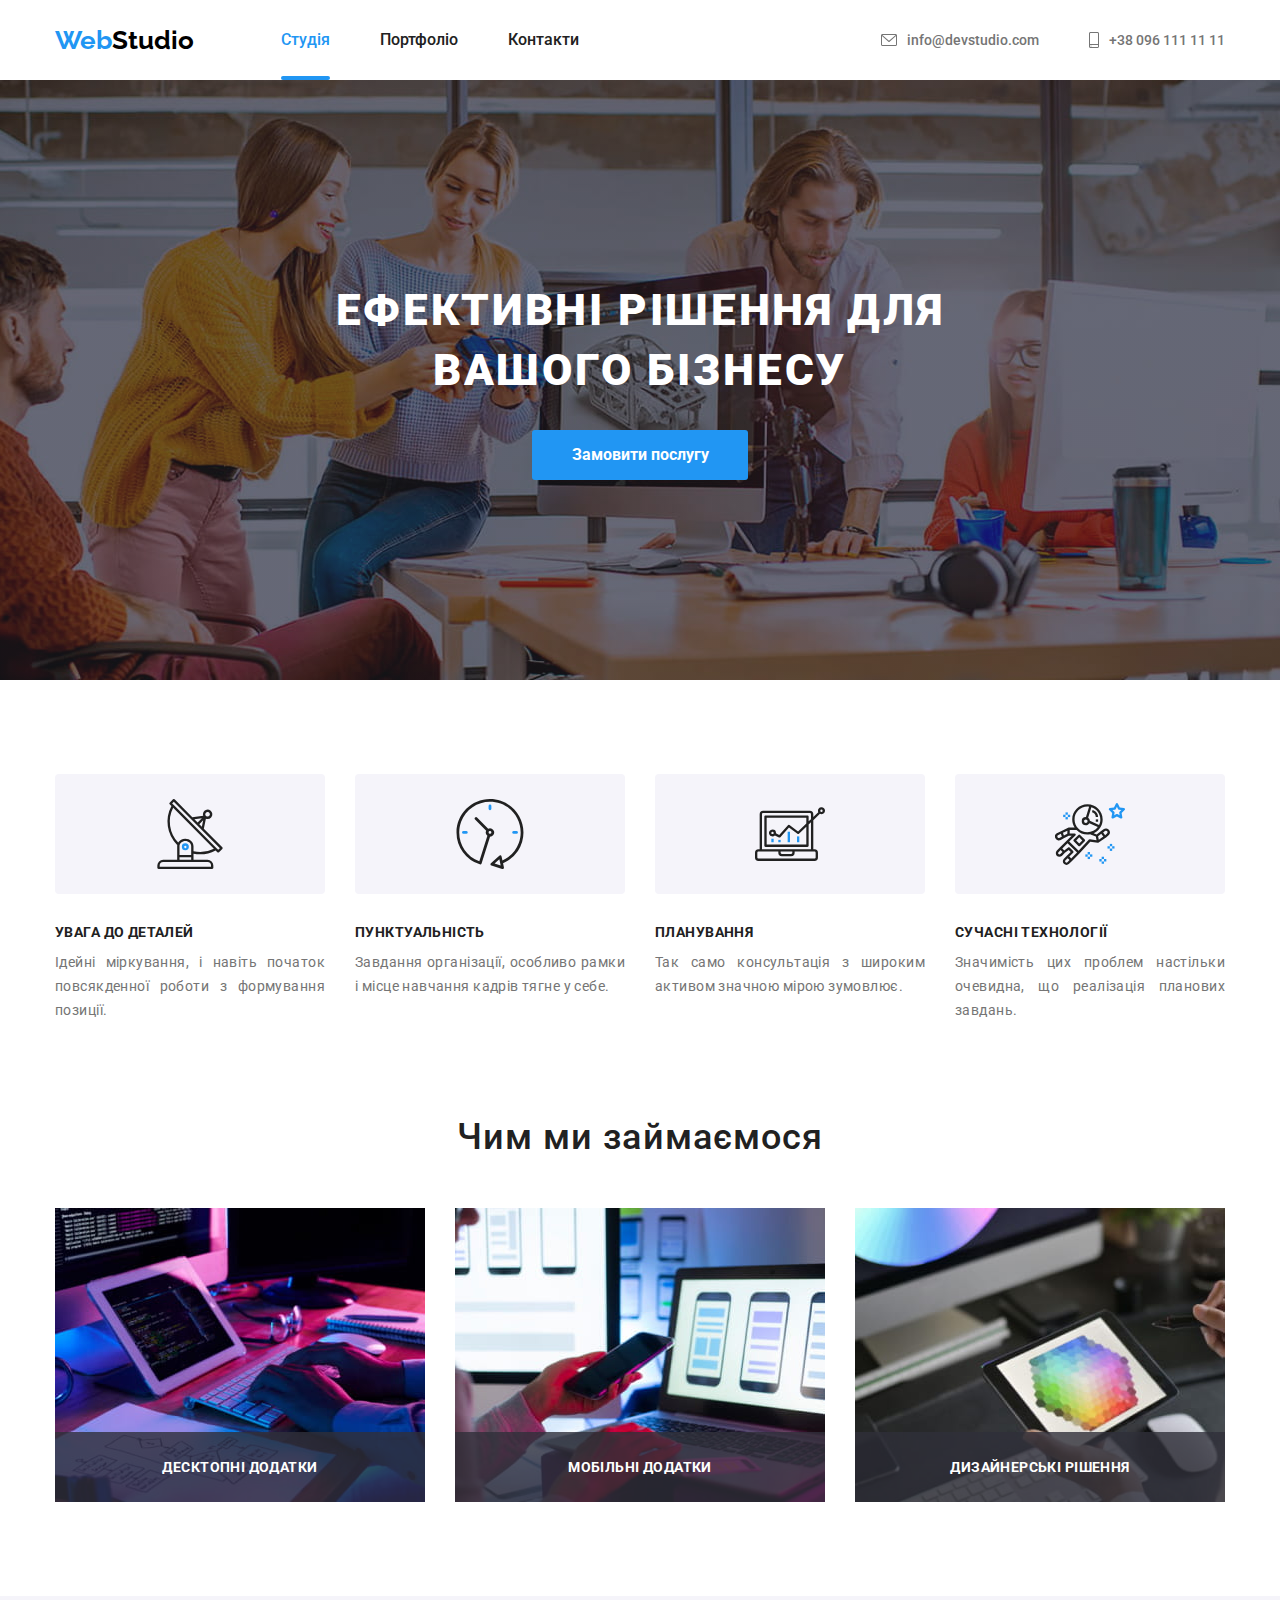
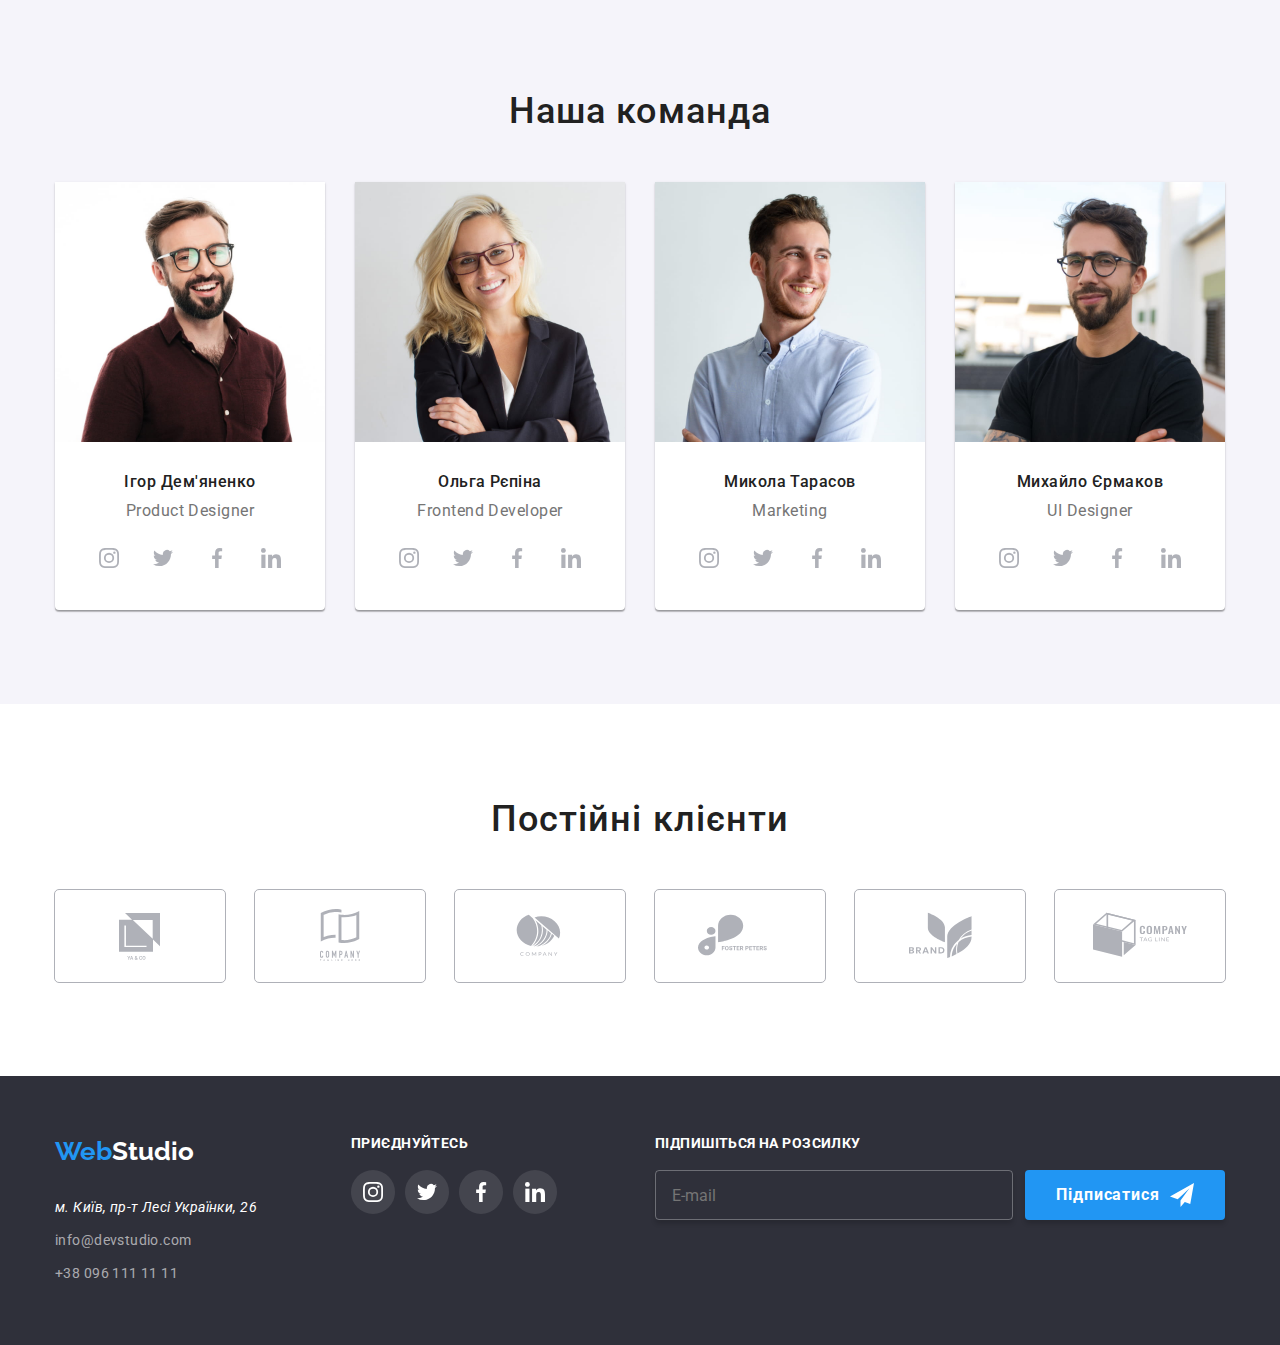
<file: index.html>
<!DOCTYPE html>
<html lang="en" class="page">
  <head>
    <meta charset="UTF-8" />
    <meta name="viewport" content="width=device-width, initial-scale=1.0" />
    <title>WebStudio</title>
    <link
      rel="shortcut icon"
      type="image/png"
      href="./images/svg/short_icon.png"
    />
    <link rel="preconnect" href="https://fonts.googleapis.com" />
    <link rel="preconnect" href="https://fonts.gstatic.com" crossorigin />
    <link
      href="https://fonts.googleapis.com/css2?family=Raleway:wght@700&family=Roboto:ital,wght@0,400;0,500;0,900;1,700&display=swap"
      rel="stylesheet"
    />
    <link rel="stylesheet" href="./css/main.min.css" />
  </head>
  <body class="page__body">
    <header class="header">
      <div class="container">
        <div class="header__content">
          <a href="https://dumanskyy.github.io/HTML_Homework-8/" class="logo">
            <span class="logo__web">Web</span>
            <span class="logo__studio">Studio</span>
          </a>
          <div class="header__nav">
            <nav class="nav">
              <ul class="nav__list">
                <li class="nav__item">
                  <a class="nav__link is-active" href="./index.html">Студія</a>
                </li>
                <li class="nav__item">
                  <a class="nav__link" href="./portfolio.html">Портфоліо</a>
                </li>
                <li class="nav__item">
                  <a class="nav__link" href="#">Контакти</a>
                </li>
              </ul>
            </nav>

            <div class="contacts">
              <a href="mailto:info@devstudio.co" class="contacts__email">
                <svg class="contacts__email-icon">
                  <use href="./images/svg/icons.svg#envelope" />
                </svg>
                info@devstudio.com</a
              >
              <a href="tel:+380961111111" class="contacts__mobile">
                <svg class="contacts__mobile-icon">
                  <use href="./images/svg/icons.svg#smartphone" />
                </svg>
                +38 096 111 11 11
              </a>
            </div>
            <div class="header__social">
              <ul class="header__social--list">
                <li class="header__social--item">
                  <a href="" class="header__social--link">Instagram</a>
                </li>
                <li class="header__social--item">
                  <a href="" class="header__social--link">Twitter</a>
                </li>
                <li class="header__social--item">
                  <a href="" class="header__social--link">Facebook</a>
                </li>
                <li class="header__social--item">
                  <a href="" class="header__social--link">LinkedIn</a>
                </li>
              </ul>
            </div>
          </div>
          <button data-open-header name="button" class="header__button">
            <svg class="header__burger-menu">
              <use
                class="header__burger-menu--burger-icon"
                href="./images/svg/icons.svg#burger"
              />
              <use
                class="header__burger-menu--cross-icon"
                href="./images/svg/icons.svg#close"
              />
            </svg>
          </button>
        </div>
      </div>
    </header>
    <main>
      <section class="hero">
        <div class="container">
          <div class="hero__content">
            <h1 class="hero__title">ЕФЕКТИВНІ РІШЕННЯ ДЛЯ ВАШОГО БІЗНЕСУ</h1>
            <button data-open-modal name="button" class="hero__button">
              Замовити послугу
            </button>
          </div>
        </div>
      </section>
      <section class="features section">
        <div class="container">
          <ul class="features__list">
            <li class="features__list-item">
              <div class="features__list-image">
                <svg class="features__item-image">
                  <use href="./images/svg/icons.svg#antenna" />
                </svg>
              </div>
              <h3 class="features__title">УВАГА ДО ДЕТАЛЕЙ</h3>
              <p class="features__text">
                Ідейні міркування, і навіть початок повсякденної роботи з
                формування позиції.
              </p>
            </li>
            <li class="features__list-item clock">
              <div class="features__list-image">
                <svg class="features__item-image">
                  <use href="./images/svg/icons.svg#clock" />
                </svg>
              </div>
              <h3 class="features__title">ПУНКТУАЛЬНІСТЬ</h3>
              <p class="features__text">
                Завдання організації, особливо рамки і місце навчання кадрів
                тягне у себе.
              </p>
            </li>
            <li class="features__list-item diagram">
              <div class="features__list-image">
                <svg class="features__item-image">
                  <use href="./images/svg/icons.svg#diagrama" />
                </svg>
              </div>
              <h3 class="features__title">ПЛАНУВАННЯ</h3>
              <p class="features__text">
                Так само консультація з широким активом значною мірою зумовлює.
              </p>
            </li>
            <li class="features__list-item astronaut">
              <div class="features__list-image">
                <svg class="features__item-image">
                  <use href="./images/svg/icons.svg#astronaut" />
                </svg>
              </div>
              <h3 class="features__title">СУЧАСНІ ТЕХНОЛОГІЇ</h3>
              <p class="features__text">
                Значимість цих проблем настільки очевидна, що реалізація
                планових завдань.
              </p>
            </li>
          </ul>
        </div>
      </section>
      <section class="services section section--no-pd-top">
        <div class="container">
          <h2 class="services__title section__title">Чим ми займаємося</h2>
          <ul class="services__list">
            <li class="services__list-item">
              <div class="services__list-container">
                <img
                  class="services__list-image"
                  src="./images/major_imges/img_1.jpg"
                  alt="написання коду"
                />
                <p class="services__list-text">Десктопні додатки</p>
              </div>
            </li>
            <li class="services__list-item">
              <div class="services__list-container">
                <img
                  class="services__list-image"
                  src="./images/major_imges/img_2.jpg"
                  alt="адаптація під екран телефону"
                />
                <p class="services__list-text">Мобільні додатки</p>
              </div>
            </li>
            <li class="services__list-item">
              <div class="services__list-container">
                <img
                  class="services__list-image"
                  src="./images/major_imges/img_3.jpg"
                  alt="палітра кольорів"
                />
                <p class="services__list-text">Дизайнерські рішення</p>
              </div>
            </li>
          </ul>
        </div>
      </section>
      <section class="team section">
        <div class="container">
          <h2 class="team__title section__title">Наша команда</h2>
          <ul class="team__list">
            <li class="team__person">
              <img
                class="team__person-photo"
                src="./images/major_imges/img_4.jpg"
                alt="Product Designer"
              />
              <div class="team__person-content">
                <h3 class="team__name">Ігор Дем'яненко</h3>
                <p class="team__role">Product Designer</p>
                <div class="social">
                  <ul class="social__list">
                    <li class="social__item">
                      <a href="#" class="social__link">
                        <svg class="social__icon">
                          <use href="./images/svg/icons.svg#instagram" />
                        </svg>
                      </a>
                    </li>
                    <li class="social__item">
                      <a href="#" class="social__link">
                        <svg class="social__icon">
                          <use href="./images/svg/icons.svg#twitter" />
                        </svg>
                      </a>
                    </li>
                    <li class="social__item">
                      <a href="#" class="social__link">
                        <svg class="social__icon">
                          <use href="./images/svg/icons.svg#facebook" />
                        </svg>
                      </a>
                    </li>
                    <li class="social__item">
                      <a href="#" class="social__link">
                        <svg class="social__icon">
                          <use href="./images/svg/icons.svg#linkedin" />
                        </svg>
                      </a>
                    </li>
                  </ul>
                </div>
              </div>
            </li>
            <li class="team__person">
              <img
                class="team__person-photo"
                src="./images/major_imges/img_5.jpg"
                alt="Frontend Developer"
              />
              <div class="team__person-content">
                <h3 class="team__name">Ольга Рєпіна</h3>
                <p class="team__role">Frontend Developer</p>
                <div class="social">
                  <ul class="social__list">
                    <li class="social__item">
                      <a href="#" class="social__link">
                        <svg class="social__icon">
                          <use href="./images/svg/icons.svg#instagram" />
                        </svg>
                      </a>
                    </li>
                    <li class="social__item">
                      <a href="#" class="social__link">
                        <svg class="social__icon">
                          <use href="./images/svg/icons.svg#twitter" />
                        </svg>
                      </a>
                    </li>
                    <li class="social__item">
                      <a href="#" class="social__link">
                        <svg class="social__icon">
                          <use href="./images/svg/icons.svg#facebook" />
                        </svg>
                      </a>
                    </li>
                    <li class="social__item">
                      <a href="#" class="social__link">
                        <svg class="social__icon">
                          <use href="./images/svg/icons.svg#linkedin" />
                        </svg>
                      </a>
                    </li>
                  </ul>
                </div>
              </div>
            </li>
            <li class="team__person">
              <img
                class="team__person-photo"
                src="./images/major_imges/img_6.jpg"
                alt="Marketing"
              />
              <div class="team__person-content">
                <h3 class="team__name">Микола Тарасов</h3>
                <p class="team__role">Marketing</p>
                <div class="social">
                  <ul class="social__list">
                    <li class="social__item">
                      <a href="#" class="social__link">
                        <svg class="social__icon">
                          <use href="./images/svg/icons.svg#instagram" />
                        </svg>
                      </a>
                    </li>
                    <li class="social__item">
                      <a href="#" class="social__link">
                        <svg class="social__icon">
                          <use href="./images/svg/icons.svg#twitter" />
                        </svg>
                      </a>
                    </li>
                    <li class="social__item">
                      <a href="#" class="social__link">
                        <svg class="social__icon">
                          <use href="./images/svg/icons.svg#facebook" />
                        </svg>
                      </a>
                    </li>
                    <li class="social__item">
                      <a href="#" class="social__link">
                        <svg class="social__icon">
                          <use href="./images/svg/icons.svg#linkedin" />
                        </svg>
                      </a>
                    </li>
                  </ul>
                </div>
              </div>
            </li>
            <li class="team__person">
              <img
                class="team__person-photo"
                src="./images/major_imges/img_7.jpg"
                alt="UI Designer"
              />
              <div class="team__person-content">
                <h3 class="team__name">Михайло Єрмаков</h3>
                <p class="team__role">UI Designer</p>
                <div class="social">
                  <ul class="social__list">
                    <li class="social__item">
                      <a href="#" class="social__link">
                        <svg class="social__icon">
                          <use href="./images/svg/icons.svg#instagram" />
                        </svg>
                      </a>
                    </li>
                    <li class="social__item">
                      <a href="#" class="social__link">
                        <svg class="social__icon">
                          <use href="./images/svg/icons.svg#twitter" />
                        </svg>
                      </a>
                    </li>
                    <li class="social__item">
                      <a href="#" class="social__link">
                        <svg class="social__icon">
                          <use href="./images/svg/icons.svg#facebook" />
                        </svg>
                      </a>
                    </li>
                    <li class="social__item">
                      <a href="#" class="social__link">
                        <svg class="social__icon">
                          <use href="./images/svg/icons.svg#linkedin" />
                        </svg>
                      </a>
                    </li>
                  </ul>
                </div>
              </div>
            </li>
          </ul>
        </div>
      </section>
      <section class="clients section">
        <div class="container">
          <h2 class="clients__title section__title">Постійні клієнти</h2>
          <ul class="clients__list">
            <li class="clients__item">
              <a class="clients__link" href="">
                <svg class="clients__icon">
                  <use href="./images/svg/icons.svg#clients__logo-first" /></svg
              ></a>
            </li>
            <li class="clients__item">
              <a class="clients__link" href="">
                <svg class="clients__icon">
                  <use
                    href="./images/svg/icons.svg#clients__logo-second"
                  /></svg
              ></a>
            </li>

            <li class="clients__item">
              <a class="clients__link" href="">
                <svg class="clients__icon">
                  <use href="./images/svg/icons.svg#clients__logo-Third" /></svg
              ></a>
            </li>

            <li class="clients__item">
              <a class="clients__link" href="">
                <svg class="clients__icon">
                  <use
                    href="./images/svg/icons.svg#clients__logo-Fourth"
                  /></svg
              ></a>
            </li>
            <li class="clients__item">
              <a class="clients__link" href="">
                <svg class="clients__icon">
                  <use href="./images/svg/icons.svg#clients-logo-fifth" /></svg
              ></a>
            </li>

            <li class="clients__item">
              <a class="clients__link" href="">
                <svg class="clients__icon">
                  <use href="./images/svg/icons.svg#clients__logo-sixth" /></svg
              ></a>
            </li>
          </ul>
        </div>
      </section>
      <div class="backdrop backdrop--hidden" data-backdrop hidden>
        <div class="modal">
          <button data-close-modal class="modal__button">
            <svg class="modal__close">
              <use href="./images/svg/icons.svg#close" />
            </svg>
          </button>
          <form class="modal__form modal-form">
            <p class="modal__text">Залиште свої дані, ми вам передзвонимо</p>
            <label for="username" class="modal-form__label"
              >Ім'я
              <input type="text" name="username" class="modal-form__input" />
              <svg class="modal-form__icon">
                <use href="./images/svg/icons.svg#modal-form__icon-name"></use>
              </svg>
            </label>
            <label class="modal-form__label"
              >Телефон
              <input type="tel" name="tel" class="modal-form__input" />
              <svg class="modal-form__icon">
                <use
                  href="./images/svg/icons.svg#modal-form__icon-mobile"
                ></use>
              </svg>
            </label>
            <label class="modal-form__label"
              >Пошта
              <input type="email" name="email" class="modal-form__input" />
              <svg class="modal-form__icon">
                <use
                  href="./images/svg/icons.svg#modal-form__icon-envelope"
                ></use>
              </svg>
            </label>
            <label class="modal-form__label">
              Коментар
              <textarea
                name="comment"
                class="modal-form__comment"
                cols="30"
                rows="10"
                placeholder="Введіть текст"
              ></textarea>
            </label>
            <label class="modal-form__criteria">
              <input
                type="checkbox"
                name="criteria"
                class="modal-form__checkbox"
              /><span class="modal-form__checkbox--icon"></span> Погоджуюся з
              розсилкою та приймаю
              <a href="#" class="modal-form__link">Умови договору</a>
            </label>
            <button type="submit" class="modal-form__button">Відправити</button>
          </form>
        </div>
      </div>
    </main>
    <footer class="footer">
      <div class="container">
        <div class="footer__content">
          <div class="footer__content--responsive">
            <div class="footer__navigation">
              <a href="#" class="logo">
                <span class="logo__web">Web</span>
                <span class="logo__studio--footer">Studio</span>
              </a>
              <div class="footer__contacts">
                <address class="address">
                  <a href="#" class="address__map"
                    >м. Київ, пр-т Лесі Українки, 26</a
                  >
                </address>
                <a href="mailto:info@devstudio.com" class="address__link">
                  info@devstudio.com
                </a>
                <a href="tel:+380961111111" class="address__link"
                  >+38 096 111 11 11</a
                >
              </div>
            </div>
            <div class="footer__socials">
              <h2 class="footer__socials-title">приєднуйтесь</h2>
              <div class="social">
                <ul class="social__list">
                  <li class="social__item">
                    <a href="#" class="social__link social__link--footer">
                      <svg class="social__icon">
                        <use href="./images/svg/icons.svg#instagram" />
                      </svg>
                    </a>
                  </li>
                  <li class="social__item">
                    <a href="#" class="social__link social__link--footer">
                      <svg class="social__icon">
                        <use href="./images/svg/icons.svg#twitter" />
                      </svg>
                    </a>
                  </li>
                  <li class="social__item">
                    <a href="#" class="social__link social__link--footer">
                      <svg class="social__icon">
                        <use href="./images/svg/icons.svg#facebook" />
                      </svg>
                    </a>
                  </li>
                  <li class="social__item">
                    <a href="#" class="social__link social__link--footer">
                      <svg class="social__icon">
                        <use href="./images/svg/icons.svg#linkedin" />
                      </svg>
                    </a>
                  </li>
                </ul>
              </div>
            </div>
          </div>
          <div class="subscribe">
            <h2 class="subscribe__title">Підпишіться на розсилку</h2>
            <form class="subscribe__form">
              <input
                type="text"
                name="E-mail"
                class="subscribe__input"
                placeholder="E-mail"
              />
              <button type="submit" class="subscribe__button">
                Підписатися
                <svg class="subscribe__button--icon">
                  <use href="./images/svg/icons.svg#telegram" />
                </svg>
              </button>
            </form>
          </div>
        </div>
      </div>
    </footer>
    <script>
      const refs = {
        openModalBtn: document.querySelector('[data-open-modal]'),
        closeModalBtn: document.querySelector('[data-close-modal]'),
        modal: document.querySelector('.modal'),
        backdrop: document.querySelector('[data-backdrop]'),

        burgerBtn: document.querySelector('.header__button'),

        headerNav: document.querySelector('.header__nav'),
        pageBody: document.querySelector('.page__body'),
      };

      refs.burgerBtn.addEventListener('click', toggleBurgerMenuOpen);

      refs.openModalBtn.addEventListener('click', toggleModal);
      refs.closeModalBtn.addEventListener('click', toggleModal);

      refs.backdrop.addEventListener('click', logBackdropClick);

      function toggleModal() {
        refs.backdrop.classList.toggle('backdrop--hidden');
        refs.modal.classList.toggle('modal--open');
      }

      function logBackdropClick() {
        console.log('Это клик в бекдроп');
      }

      function toggleBurgerMenuOpen() {
        console.log('Это клик в burger menu');
        refs.burgerBtn.classList.toggle('is-open');
        refs.headerNav.classList.toggle('is-open');
        refs.pageBody.classList.toggle('page__body--no-scroll');
      }
    </script>
  </body>
</html>
</file>
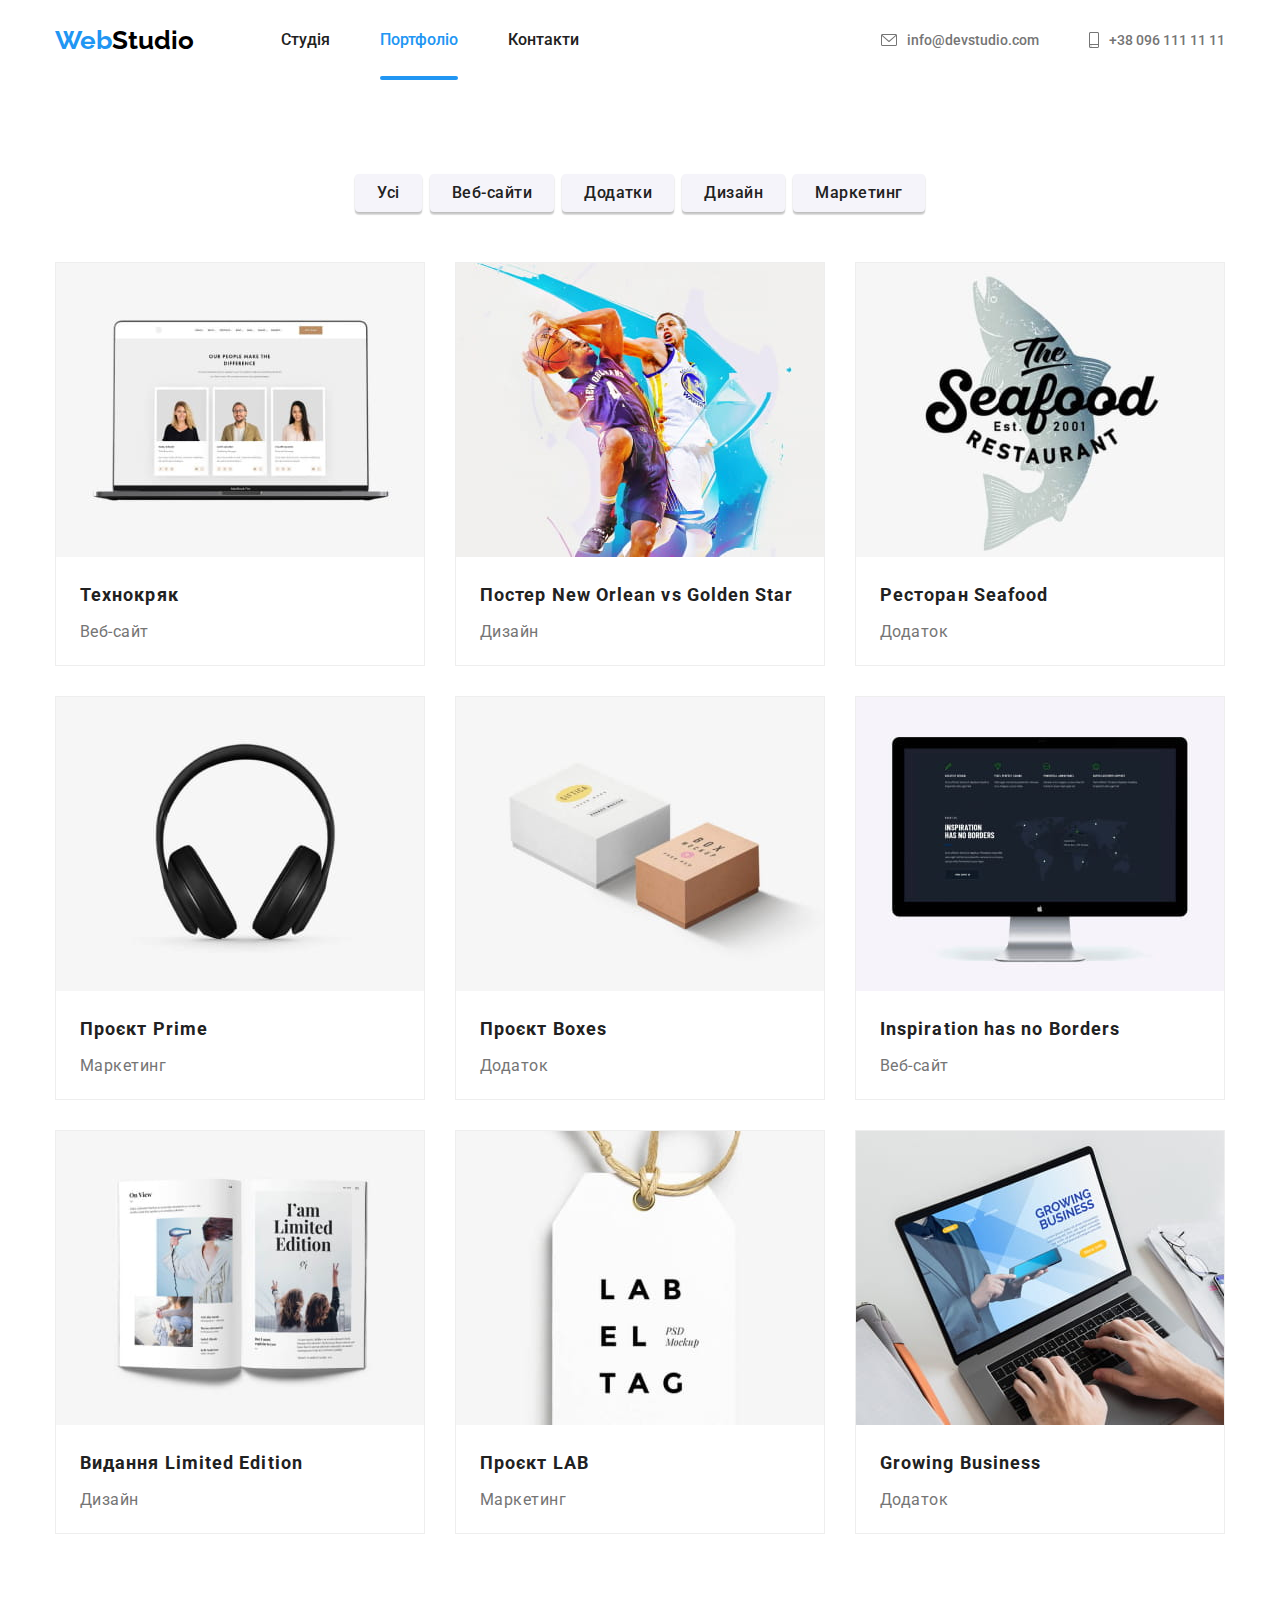
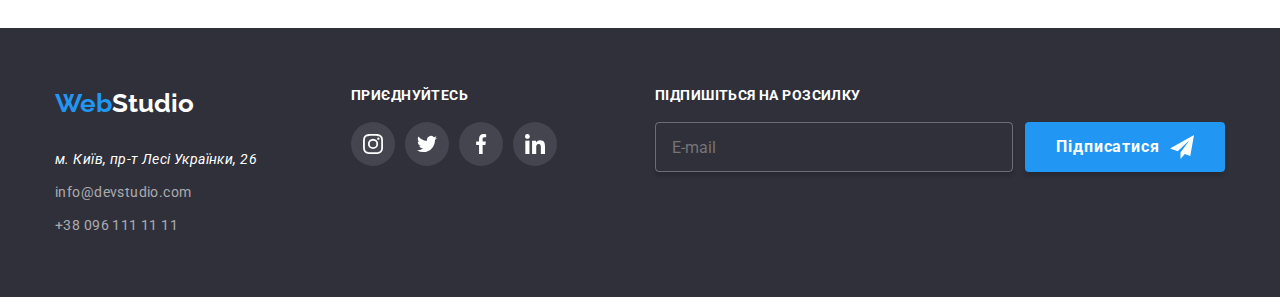
<file: portfolio.html>
<!DOCTYPE html>
<html lang="en" class="page">
  <head>
    <meta charset="UTF-8" />
    <meta name="viewport" content="width=device-width, initial-scale=1.0" />
    <title>WebStudio</title>
    <link
      rel="shortcut icon"
      type="image/png"
      href="./images/svg/short_icon.png"
    />
    <link rel="preconnect" href="https://fonts.googleapis.com" />
    <link rel="preconnect" href="https://fonts.gstatic.com" crossorigin />
    <link
      href="https://fonts.googleapis.com/css2?family=Raleway:wght@700&family=Roboto:ital,wght@0,400;0,500;0,900;1,700&display=swap"
      rel="stylesheet"
    />
    <link rel="stylesheet" href="./css/main.min.css" />
  </head>
  <body class="page__body">
    <header class="header">
      <div class="container">
        <div class="header__content">
          <a href="/" class="logo">
            <span class="logo__web">Web</span>
            <span class="logo__studio">Studio</span>
          </a>
          <div class="header__nav">
            <nav class="nav">
              <ul class="nav__list">
                <li class="nav__item">
                  <a class="nav__link" href="./index.html">Студія</a>
                </li>
                <li class="nav__item">
                  <a class="nav__link is-active" href="./portfolio.html"
                    >Портфоліо</a
                  >
                </li>
                <li class="nav__item">
                  <a class="nav__link" href="#">Контакти</a>
                </li>
              </ul>
            </nav>

            <div class="contacts">
              <a href="mailto:info@devstudio.co" class="contacts__email">
                <svg class="contacts__email-icon">
                  <use href="./images/svg/icons.svg#envelope" />
                </svg>
                info@devstudio.com</a
              >
              <a href="tel:+380961111111" class="contacts__mobile">
                <svg class="contacts__mobile-icon">
                  <use href="./images/svg/icons.svg#smartphone" />
                </svg>
                +38 096 111 11 11
              </a>
            </div>
            <div class="header__social">
              <ul class="header__social--list">
                <li class="header__social--item">
                  <a href="" class="header__social--link">Instagram</a>
                </li>
                <li class="header__social--item">
                  <a href="" class="header__social--link">Twitter</a>
                </li>
                <li class="header__social--item">
                  <a href="" class="header__social--link">Facebook</a>
                </li>
                <li class="header__social--item">
                  <a href="" class="header__social--link">LinkedIn</a>
                </li>
              </ul>
            </div>
          </div>
          <button data-open-header name="button" class="header__button">
            <svg class="header__burger-menu">
              <use
                class="header__burger-menu--burger-icon"
                href="./images/svg/icons.svg#burger"
              />
              <use
                class="header__burger-menu--cross-icon"
                href="./images/svg/icons.svg#close"
              />
            </svg>
          </button>
        </div>
      </div>
    </header>
    <main>
      <section class="section filters">
        <div class="container">
          <div class="filters__categories">
            <button name="button" class="filters__categories--button">
              Усі
            </button>
            <button name="button" class="filters__categories--button">
              Веб-сайти
            </button>
            <button name="button" class="filters__categories--button">
              Додатки
            </button>
            <button name="button" class="filters__categories--button">
              Дизайн
            </button>
            <button name="button" class="filters__categories--button">
              Маркетинг
            </button>
          </div>
        </div>

        <div class="container">
          <div class="project">
            <ul class="project__list">
              <li class="project__list-item">
                <div class="project__container">
                  <img
                    class="project__container--image"
                    src="./images/portfolio_imges/img1.jpg"
                    alt="content"
                  />
                  <p class="project__container--text">
                    Ресурс пропонує комплексні пропозиції з різним рівнем
                    функціоналу та сервісів. Все це дозволить відвідувачу
                    отримати вичерпні відомості про компанію чи приватну особу.
                  </p>
                </div>
                <div class="project__container--content">
                  <h3 class="project__container--title">Технокряк</h3>
                  <p class="project__container--category">Веб-сайт</p>
                </div>
              </li>
              <li class="project__list-item">
                <div class="project__container">
                  <img
                    class="project__container--image"
                    src="./images/portfolio_imges/img2.jpg"
                    alt="content"
                  />
                  <p class="project__container--text">
                    Ресурс пропонує комплексні пропозиції з різним рівнем
                    функціоналу та сервісів. Все це дозволить відвідувачу
                    отримати вичерпні відомості про компанію чи приватну особу.
                  </p>
                </div>
                <div class="project__container--content">
                  <h3 class="project__container--title">
                    Постер New Orlean vs Golden Star
                  </h3>
                  <p class="project__container--category">Дизайн</p>
                </div>
              </li>
              <li class="project__list-item">
                <div class="project__container">
                  <img
                    class="project__container--image"
                    src="./images/portfolio_imges/img3.jpg"
                    alt="content"
                  />
                  <p class="project__container--text">
                    Ресурс пропонує комплексні пропозиції з різним рівнем
                    функціоналу та сервісів. Все це дозволить відвідувачу
                    отримати вичерпні відомості про компанію чи приватну особу.
                  </p>
                </div>
                <div class="project__container--content">
                  <h3 class="project__container--title">Ресторан Seafood</h3>
                  <p class="project__container--category">Додаток</p>
                </div>
              </li>
              <li class="project__list-item">
                <div class="project__container">
                  <img
                    class="project__container--image"
                    src="./images/portfolio_imges/img4.jpg"
                    alt="content"
                  />
                  <p class="project__container--text">
                    Ресурс пропонує комплексні пропозиції з різним рівнем
                    функціоналу та сервісів. Все це дозволить відвідувачу
                    отримати вичерпні відомості про компанію чи приватну особу.
                  </p>
                </div>
                <div class="project__container--content">
                  <h3 class="project__container--title">Проєкт Prime</h3>
                  <p class="project__container--category">Маркетинг</p>
                </div>
              </li>
              <li class="project__list-item">
                <div class="project__container">
                  <img
                    class="project__container--image"
                    src="./images/portfolio_imges/img5.jpg"
                    alt="content"
                  />
                  <p class="project__container--text">
                    Ресурс пропонує комплексні пропозиції з різним рівнем
                    функціоналу та сервісів. Все це дозволить відвідувачу
                    отримати вичерпні відомості про компанію чи приватну особу.
                  </p>
                </div>
                <div class="project__container--content">
                  <h3 class="project__container--title">Проєкт Boxes</h3>
                  <p class="project__container--category">Додаток</p>
                </div>
              </li>
              <li class="project__list-item">
                <div class="project__container">
                  <img
                    class="project__container--image"
                    src="./images/portfolio_imges/img6.jpg"
                    alt="content"
                  />
                  <p class="project__container--text">
                    Ресурс пропонує комплексні пропозиції з різним рівнем
                    функціоналу та сервісів. Все це дозволить відвідувачу
                    отримати вичерпні відомості про компанію чи приватну особу.
                  </p>
                </div>
                <div class="project__container--content">
                  <h3 class="project__container--title">
                    Inspiration has no Borders
                  </h3>
                  <p class="project__container--category">Веб-сайт</p>
                </div>
              </li>
              <li class="project__list-item">
                <div class="project__container">
                  <img
                    class="project__container--image"
                    src="./images/portfolio_imges/img7.jpg"
                    alt="content"
                  />
                  <p class="project__container--text">
                    Ресурс пропонує комплексні пропозиції з різним рівнем
                    функціоналу та сервісів. Все це дозволить відвідувачу
                    отримати вичерпні відомості про компанію чи приватну особу.
                  </p>
                </div>
                <div class="project__container--content">
                  <h3 class="project__container--title">
                    Видання Limited Edition
                  </h3>
                  <p class="project__container--category">Дизайн</p>
                </div>
              </li>
              <li class="project__list-item">
                <div class="project__container">
                  <img
                    class="project__container--image"
                    src="./images/portfolio_imges/img8.jpg"
                    alt="content"
                  />
                  <p class="project__container--text">
                    Ресурс пропонує комплексні пропозиції з різним рівнем
                    функціоналу та сервісів. Все це дозволить відвідувачу
                    отримати вичерпні відомості про компанію чи приватну особу.
                  </p>
                </div>
                <div class="project__container--content">
                  <h3 class="project__container--title">Проєкт LAB</h3>
                  <p class="project__container--category">Маркетинг</p>
                </div>
              </li>
              <li class="project__list-item">
                <div class="project__container">
                  <img
                    class="project__container--image"
                    src="./images/portfolio_imges/img9.jpg"
                    alt="content"
                  />
                  <p class="project__container--text">
                    Ресурс пропонує комплексні пропозиції з різним рівнем
                    функціоналу та сервісів. Все це дозволить відвідувачу
                    отримати вичерпні відомості про компанію чи приватну особу.
                  </p>
                </div>
                <div class="project__container--content">
                  <h3 class="project__container--title">Growing Business</h3>
                  <p class="project__container--category">Додаток</p>
                </div>
              </li>
            </ul>
          </div>
        </div>
      </section>
    </main>
    <footer class="footer">
      <div class="container">
        <div class="footer__content">
          <div class="footer__content--responsive">
            <div class="footer__navigation">
              <a href="#" class="logo">
                <span class="logo__web">Web</span>
                <span class="logo__studio--footer">Studio</span>
              </a>
              <div class="footer__contacts">
                <address class="address">
                  <a href="#" class="address__map"
                    >м. Київ, пр-т Лесі Українки, 26</a
                  >
                </address>
                <a href="mailto:info@devstudio.com" class="address__link">
                  info@devstudio.com
                </a>
                <a href="tel:+380961111111" class="address__link"
                  >+38 096 111 11 11</a
                >
              </div>
            </div>
            <div class="footer__socials">
              <h2 class="footer__socials-title">приєднуйтесь</h2>
              <div class="social">
                <ul class="social__list">
                  <li class="social__item">
                    <a href="#" class="social__link social__link--footer">
                      <svg class="social__icon">
                        <use href="./images/svg/icons.svg#instagram" />
                      </svg>
                    </a>
                  </li>
                  <li class="social__item">
                    <a href="#" class="social__link social__link--footer">
                      <svg class="social__icon">
                        <use href="./images/svg/icons.svg#twitter" />
                      </svg>
                    </a>
                  </li>
                  <li class="social__item">
                    <a href="#" class="social__link social__link--footer">
                      <svg class="social__icon">
                        <use href="./images/svg/icons.svg#facebook" />
                      </svg>
                    </a>
                  </li>
                  <li class="social__item">
                    <a href="#" class="social__link social__link--footer">
                      <svg class="social__icon">
                        <use href="./images/svg/icons.svg#linkedin" />
                      </svg>
                    </a>
                  </li>
                </ul>
              </div>
            </div>
          </div>
          <div class="subscribe">
            <h2 class="subscribe__title">Підпишіться на розсилку</h2>
            <form class="subscribe__form">
              <input
                type="text"
                name="E-mail"
                class="subscribe__input"
                placeholder="E-mail"
              />
              <button type="submit" class="subscribe__button">
                Підписатися
                <svg class="subscribe__button--icon">
                  <use href="./images/svg/icons.svg#telegram" />
                </svg>
              </button>
            </form>
          </div>
        </div>
      </div>
    </footer>
    <script>
      const refs = {
        openModalBtn: document.querySelector('[data-open-modal]'),
        closeModalBtn: document.querySelector('[data-close-modal]'),
        modal: document.querySelector('.modal'),
        backdrop: document.querySelector('[data-backdrop]'),

        burgerBtn: document.querySelector('.header__button'),

        headerNav: document.querySelector('.header__nav'),
        pageBody: document.querySelector('.page__body'),
      };

      refs.burgerBtn.addEventListener('click', toggleBurgerMenuOpen);

      refs.openModalBtn.addEventListener('click', toggleModal);
      refs.closeModalBtn.addEventListener('click', toggleModal);

      refs.backdrop.addEventListener('click', logBackdropClick);

      function toggleModal() {
        refs.backdrop.classList.toggle('backdrop--hidden');
        refs.modal.classList.toggle('modal--open');
      }

      function logBackdropClick() {
        console.log('Это клик в бекдроп');
      }

      function toggleBurgerMenuOpen() {
        console.log('Это клик в burger menu');
        refs.burgerBtn.classList.toggle('is-open');
        refs.headerNav.classList.toggle('is-open');
        refs.pageBody.classList.toggle('page__body--no-scroll');
      }
    </script>
  </body>
</html>
</file>
<file: css/main.min.css>
html,body,div,span,applet,object,iframe,h1,h2,h3,h4,h5,h6,p,blockquote,pre,a,abbr,acronym,address,big,cite,code,del,dfn,em,img,ins,kbd,q,s,samp,small,strike,strong,sub,sup,tt,var,b,u,i,center,dl,dt,dd,ol,ul,li,fieldset,form,label,legend,table,caption,tbody,tfoot,thead,tr,th,td,article,aside,canvas,details,embed,figure,figcaption,footer,header,hgroup,menu,nav,output,ruby,section,summary,time,mark,audio,video{margin:0;padding:0;border:0;font-size:100%;vertical-align:baseline}article,aside,details,figcaption,figure,footer,header,hgroup,menu,nav,section{display:block}html{height:100%}body{line-height:1}ol,ul{list-style:none}blockquote,q{quotes:none}blockquote:before,blockquote:after,q:before,q:after{content:"";content:none}table{border-collapse:collapse;border-spacing:0}/*! normalize.css v8.0.1 | MIT License | github.com/necolas/normalize.css */html{line-height:1.15;-webkit-text-size-adjust:100%}body{margin:0}main{display:block}h1{font-size:2em;margin:.67em 0}hr{-webkit-box-sizing:content-box;box-sizing:content-box;height:0;overflow:visible}pre{font-family:monospace,monospace;font-size:1em}a{background-color:rgba(0,0,0,0)}abbr[title]{border-bottom:none;text-decoration:underline;-webkit-text-decoration:underline dotted;text-decoration:underline dotted}b,strong{font-weight:bolder}code,kbd,samp{font-family:monospace,monospace;font-size:1em}small{font-size:80%}sub,sup{font-size:75%;line-height:0;position:relative;vertical-align:baseline}sub{bottom:-0.25em}sup{top:-0.5em}img{border-style:none}button,input,optgroup,select,textarea{font-family:inherit;font-size:100%;line-height:1.15;margin:0}button,input{overflow:visible}button,select{text-transform:none}button,[type=button],[type=reset],[type=submit]{-webkit-appearance:button;-moz-appearance:button;appearance:button}button::-moz-focus-inner,[type=button]::-moz-focus-inner,[type=reset]::-moz-focus-inner,[type=submit]::-moz-focus-inner{border-style:none;padding:0}button:-moz-focusring,[type=button]:-moz-focusring,[type=reset]:-moz-focusring,[type=submit]:-moz-focusring{outline:1px dotted ButtonText}fieldset{padding:.35em .75em .625em}legend{-webkit-box-sizing:border-box;box-sizing:border-box;color:inherit;display:table;max-width:100%;padding:0;white-space:normal}progress{vertical-align:baseline}textarea{overflow:auto}[type=checkbox],[type=radio]{-webkit-box-sizing:border-box;box-sizing:border-box;padding:0}[type=number]::-webkit-inner-spin-button,[type=number]::-webkit-outer-spin-button{height:auto}[type=search]{-webkit-appearance:textfield;-moz-appearance:textfield;appearance:textfield;outline-offset:-2px}[type=search]::-webkit-search-decoration{-webkit-appearance:none}::-webkit-file-upload-button{-webkit-appearance:button;font:inherit}details{display:block}summary{display:list-item}template{display:none}[hidden]{display:none}.page{font-family:"Roboto","sans-serif"}.page__body{margin:0}.page__body--no-scroll{overflow:hidden}.section{padding:94px 0 94px}@media screen and (min-width: 768px)and (max-width: 1199px){.section{padding:60px 0 60px}}@media screen and (min-width: 320px)and (max-width: 767px){.section{max-width:480px;width:100%;margin:0 auto}}.section--pd-top-0{padding-top:0}.section__title{color:#212121;font-weight:500;line-height:normal;font-size:36px;letter-spacing:1.08px;text-align:center;font-style:normal}@media screen and (min-width: 768px)and (max-width: 1199px){.section__title{color:#212121;font-weight:500;line-height:normal;font-size:28px;letter-spacing:.84px;text-align:center}}.container{margin:0 auto;width:1170px}@media screen and (min-width: 768px)and (max-width: 1199px){.container{margin:0 auto;width:738px}}@media screen and (min-width: 320px)and (max-width: 767px){.container{margin:0 auto;max-width:480px;width:100%}}.header__content{display:-webkit-box;display:-ms-flexbox;display:flex;-webkit-box-pack:justify;-ms-flex-pack:justify;justify-content:space-between;height:80px;border:0 solid #ececec}@media screen and (min-width: 320px)and (max-width: 767px){.header__content.is-open{position:fixed;width:100vw;margin:0 auto;opacity:1;background-color:#fff}}.header__nav{display:-webkit-box;display:-ms-flexbox;display:flex;gap:302px}@media screen and (min-width: 768px)and (max-width: 1199px){.header__nav{gap:90px}}@media screen and (min-width: 320px)and (max-width: 767px){.header__nav{display:none}.header__nav.is-open{gap:0;position:fixed;-ms-flex-pack:distribute;justify-content:space-around;padding:0 0 48px 40px;-webkit-box-orient:vertical;-webkit-box-direction:normal;-ms-flex-direction:column;flex-direction:column;z-index:1;height:100vh;width:100%;display:-webkit-box;display:-ms-flexbox;display:flex;background-color:#fff}}.header__button{display:none;position:relative;z-index:99}@media screen and (min-width: 320px)and (max-width: 767px){.header__button{-ms-flex-item-align:center;align-self:center;display:block;margin:0;padding:10px;width:40px;height:40px;border:none;background-color:#fff}.header__button.is-open .header__burger-menu--cross-icon{opacity:1;pointer-events:all}.header__button.is-open .header__burger-menu--burger-icon{display:none;pointer-events:none;opacity:0}}.header__burger-menu{height:100%;width:100%}.header__burger-menu--burger-icon{-webkit-transition:all .3s ease;transition:all .3s ease}.header__burger-menu--cross-icon{opacity:0;pointer-events:none;-webkit-transition:all .3s ease;transition:all .3s ease}.header__social{display:none}@media screen and (min-width: 320px)and (max-width: 767px){.header__social{display:block}}.header__social--list{display:-webkit-box;display:-ms-flexbox;display:flex;-webkit-box-orient:horizontal;-webkit-box-direction:normal;-ms-flex-direction:row;flex-direction:row;padding:0}.header__social--item{padding:0 10px 0;list-style:none;border-right:1px solid rgba(33,33,33,.2)}.header__social--item:first-child{padding-left:0}.header__social--item:nth-child(4){border-right:none}.header__social--link{padding-right:10px;text-decoration:none;padding:0;color:#2196f3;font-weight:500;line-height:22px;font-size:18px;letter-spacing:.02em;text-align:left}.nav{display:-webkit-box;display:-ms-flexbox;display:flex;-webkit-box-pack:justify;-ms-flex-pack:justify;justify-content:space-between}.nav.is-open{position:fixed;display:block;height:100vh;width:100vw;opacity:1;background-color:#fff}.nav__list{display:-webkit-box;display:-ms-flexbox;display:flex;gap:50px;margin:0;padding:0;list-style:none}@media screen and (min-width: 320px)and (max-width: 767px){.nav__list{z-index:2;-webkit-box-orient:vertical;-webkit-box-direction:normal;-ms-flex-direction:column;flex-direction:column;height:208px;gap:32px}}.nav__item{display:-webkit-box;display:-ms-flexbox;display:flex;-webkit-box-align:stretch;-ms-flex-align:stretch;align-items:stretch}.nav__link{display:-webkit-box;display:-ms-flexbox;display:flex;-webkit-box-align:center;-ms-flex-align:center;align-items:center;color:#212121;font-weight:500;line-height:16.41px;font-size:16px;letter-spacing:unset;text-align:unset;text-decoration:none;-webkit-transition-duration:.4s;transition-duration:.4s}@media screen and (min-width: 320px)and (max-width: 767px){.nav__link{font-family:Roboto;font-size:40px;font-weight:500;line-height:47px;letter-spacing:.02em;text-align:left}}.nav__link:hover{color:#2196f3;cursor:pointer}.is-active{position:relative;color:#2196f3}.is-active::after{position:absolute;left:0;bottom:0;content:"";border-radius:2px;width:100%;height:4px;-ms-flex-negative:0;flex-shrink:0;background:#2196f3}@media screen and (min-width: 320px)and (max-width: 767px){.is-active::after{display:none}}.contacts{display:-webkit-box;display:-ms-flexbox;display:flex;gap:50px}@media screen and (min-width: 768px)and (max-width: 1199px){.contacts{-webkit-box-orient:vertical;-webkit-box-direction:normal;-ms-flex-direction:column;flex-direction:column;-webkit-box-pack:center;-ms-flex-pack:center;justify-content:center;gap:10px}}@media screen and (min-width: 320px)and (max-width: 767px){.contacts{-webkit-box-orient:vertical;-webkit-box-direction:reverse;-ms-flex-direction:column-reverse;flex-direction:column-reverse;gap:32px}}.contacts__email{display:-webkit-box;display:-ms-flexbox;display:flex;-webkit-box-align:center;-ms-flex-align:center;align-items:center;color:#757575;font-weight:500;line-height:normal;font-size:14px;letter-spacing:unset;text-align:unset;text-decoration:none;-webkit-transition-duration:.3s;transition-duration:.3s}@media screen and (min-width: 768px)and (max-width: 1199px){.contacts__email{color:#757575;font-weight:500;line-height:normal;font-size:12px;letter-spacing:.24px;text-align:unset}}@media screen and (min-width: 320px)and (max-width: 767px){.contacts__email{color:#757575;font-weight:500;line-height:28px;font-size:24px;letter-spacing:.02em;text-align:left}}.contacts__email:hover{color:#2196f3;-webkit-transition-duration:.3s;transition-duration:.3s;cursor:pointer}.contacts__email:hover .contacts__email-icon{color:#2196f3;-webkit-transition-duration:.3s;transition-duration:.3s}.contacts__email-icon{padding:0 10px 0 0;height:12px;width:16px;color:#757575;-webkit-transition-duration:.3s;transition-duration:.3s}@media screen and (min-width: 768px)and (max-width: 1199px){.contacts__email-icon{width:14px;height:10.009px}}@media screen and (min-width: 320px)and (max-width: 767px){.contacts__email-icon{display:none}}.contacts__mobile{display:-webkit-box;display:-ms-flexbox;display:flex;-webkit-box-align:center;-ms-flex-align:center;align-items:center;color:#757575;font-size:14px;font-weight:500;text-decoration:none;-webkit-transition-duration:.3s;transition-duration:.3s}@media screen and (min-width: 768px)and (max-width: 1199px){.contacts__mobile{color:#757575;font-weight:500;line-height:normal;font-size:12px;letter-spacing:.24px;text-align:unset}}@media screen and (min-width: 320px)and (max-width: 767px){.contacts__mobile{color:#2196f3;font-weight:500;line-height:28px;font-size:24px;letter-spacing:.02em;text-align:left}}.contacts__mobile:hover{color:#2196f3;-webkit-transition-duration:.3s;transition-duration:.3s;cursor:pointer}.contacts__mobile:hover .contacts__mobile-icon{color:#2196f3;-webkit-transition-duration:.3s;transition-duration:.3s}.contacts__mobile-icon{margin:0 10px 0 0;width:10px;height:16px;color:#757575;-webkit-transition-duration:.3s;transition-duration:.3s}@media screen and (min-width: 768px)and (max-width: 1199px){.contacts__mobile-icon{width:10px;height:14px}}@media screen and (min-width: 320px)and (max-width: 767px){.contacts__mobile-icon{display:none}}.hero{margin:0 auto;background:-webkit-gradient(linear, left top, right top, from(rgba(47, 48, 58, 0.375)), to(rgba(47, 48, 58, 0.375))),url("../images/hero/hero.jpg"),#2f303a;background:linear-gradient(90deg, rgba(47, 48, 58, 0.375) 0%, rgba(47, 48, 58, 0.375) 100%),url("../images/hero/hero.jpg"),#2f303a;background-size:cover,cover,100%;background-repeat:no-repeat;background-position:center;max-width:1600px}@media screen and (min-width: 768px)and (max-width: 1199px){.hero{background:-webkit-gradient(linear, left top, right top, from(rgba(47, 48, 58, 0.375)), to(rgba(47, 48, 58, 0.375))),url("../images/hero/hero--tablet.jpg"),#2f303a;background:linear-gradient(90deg, rgba(47, 48, 58, 0.375) 0%, rgba(47, 48, 58, 0.375) 100%),url("../images/hero/hero--tablet.jpg"),#2f303a;margin:0 auto;background-size:contain;background-repeat:no-repeat;background-position:center;width:768px;height:400px}}@media screen and (min-width: 320px)and (max-width: 767px){.hero{background:-webkit-gradient(linear, left top, right top, from(rgba(47, 48, 58, 0.375)), to(rgba(47, 48, 58, 0.375))),url("../images/hero/hero--tablet.jpg"),#2f303a;background:linear-gradient(90deg, rgba(47, 48, 58, 0.375) 0%, rgba(47, 48, 58, 0.375) 100%),url("../images/hero/hero--tablet.jpg"),#2f303a;margin:0 auto;background-size:cover;background-repeat:no-repeat;background-position:center;max-width:480px;width:100%;height:400px}}.hero__content{-webkit-box-sizing:border-box;box-sizing:border-box;display:-webkit-box;display:-ms-flexbox;display:flex;-webkit-box-orient:vertical;-webkit-box-direction:normal;-ms-flex-direction:column;flex-direction:column;-webkit-box-pack:center;-ms-flex-pack:center;justify-content:center;-webkit-box-align:center;-ms-flex-align:center;align-items:center;gap:30px;height:600px}@media screen and (min-width: 768px)and (max-width: 1199px){.hero__content{height:400px}}@media screen and (min-width: 320px)and (max-width: 767px){.hero__content{height:400px}}.hero__title{-webkit-box-sizing:border-box;box-sizing:border-box;margin:0;width:696px;color:#fff;font-weight:900;line-height:60px;font-size:44px;letter-spacing:2.64px;text-align:center}@media screen and (min-width: 768px)and (max-width: 1199px){.hero__title{color:#fff;font-weight:900;line-height:42px;font-size:26px;letter-spacing:1.56px;text-align:center;width:360px}}@media screen and (min-width: 320px)and (max-width: 767px){.hero__title{color:#fff;font-weight:900;line-height:42px;font-size:26px;letter-spacing:1.56px;text-align:center;max-width:360px;width:100%}}.hero__button{width:216px;height:50px;border:none;border-radius:3px;padding:10px 32px;color:#fff;font-weight:700;line-height:unset;font-size:16px;letter-spacing:unset;text-align:center;background-color:#2196f3;-webkit-transition-duration:.3s;transition-duration:.3s}@media screen and (min-width: 768px)and (max-width: 1199px){.hero__button{padding:10px 24px;width:200px;height:50px}}.hero__button:hover{background-color:hotpink;color:#490338;-webkit-transition-duration:.4s;transition-duration:.4s;cursor:pointer}@media screen and (min-width: 768px)and (max-width: 1199px){.hero__button:hover{background-color:hotpink;color:#490338;-webkit-transition-duration:.4s;transition-duration:.4s;cursor:pointer}}.backdrop{position:fixed;top:0;left:0;width:100%;height:100%;overflow:hidden;background-color:rgba(0,0,0,.2);-webkit-transition:opacity 300ms ease;transition:opacity 300ms ease}.backdrop--hidden{opacity:0;pointer-events:none}.modal{position:absolute;left:50%;top:50%;-webkit-transform:translate(-50%, -30%);transform:translate(-50%, -30%);width:528px;height:581px;border-radius:4px;background:#fff;-webkit-box-shadow:0px 2px 1px 0px rgba(0,0,0,.2),0px 1px 1px 0px rgba(0,0,0,.14),0px 1px 3px 0px rgba(0,0,0,.12);box-shadow:0px 2px 1px 0px rgba(0,0,0,.2),0px 1px 1px 0px rgba(0,0,0,.14),0px 1px 3px 0px rgba(0,0,0,.12);-webkit-transition:-webkit-transform 300ms ease;transition:-webkit-transform 300ms ease;transition:transform 300ms ease;transition:transform 300ms ease, -webkit-transform 300ms ease}@media screen and (min-width: 768px)and (max-width: 1199px){.modal{width:450px;height:609px}}@media screen and (min-width: 320px)and (max-width: 767px){.modal{width:450px;height:609px}}.modal__form{margin:40px auto}.modal--open{-webkit-transform:translate(-50%, -50%);transform:translate(-50%, -50%)}.modal__button{position:absolute;top:8px;right:8px;cursor:pointer;margin:0;border:0;padding:0;width:30px;height:30px;border:1px solid rgba(0,0,0,.1);border-radius:50%;background-color:#fff;-webkit-transition-duration:350ms;transition-duration:350ms}.modal__button:hover{color:#2196f3}.modal__close{width:11px;height:11px}.modal__text{padding:0;margin:0 0 12px;color:#212121;font-weight:500;line-height:normal;font-size:20px;letter-spacing:.6px;text-align:center}@media screen and (min-width: 768px)and (max-width: 1199px){.modal__text{width:370px;margin:0 auto 12px}}@media screen and (min-width: 320px)and (max-width: 767px){.modal__text{width:370px;margin:0 auto 12px}}.modal-form{display:-webkit-box;display:-ms-flexbox;display:flex;-webkit-box-orient:vertical;-webkit-box-direction:normal;-ms-flex-direction:column;flex-direction:column;width:448px}@media screen and (min-width: 768px)and (max-width: 1199px){.modal-form{width:370px}}@media screen and (min-width: 320px)and (max-width: 767px){.modal-form{width:370px}}.modal-form__label{position:relative;display:-webkit-box;display:-ms-flexbox;display:flex;-webkit-box-orient:vertical;-webkit-box-direction:normal;-ms-flex-direction:column;flex-direction:column;gap:4px;margin:0 auto 10px;width:448px;color:#757575;font-weight:400;line-height:normal;font-size:12px;letter-spacing:.12px;text-align:unset;-ms-flex-negative:0;flex-shrink:0}@media screen and (min-width: 768px)and (max-width: 1199px){.modal-form__label{width:370px;margin:0 0 10px}}@media screen and (min-width: 320px)and (max-width: 767px){.modal-form__label{width:370px;margin:0 0 10px}}.modal-form__input{padding:0 0 0 42px;border-radius:4px;border:1px solid rgba(33,33,33,.2);-webkit-transition:all .25s linear;transition:all .25s linear;height:40px;-ms-flex-negative:0;flex-shrink:0}.modal-form__input:focus,.modal-form__input:hover{outline-color:#2196f3;border-color:#2196f3}.modal-form__input:focus+.modal-form__icon,.modal-form__input:hover+.modal-form__icon{color:#2196f3}.modal-form__icon{position:absolute;left:12px;bottom:11px;width:18px;height:18px;-webkit-transition:all .3s linear;transition:all .3s linear;-webkit-perspective:740px;perspective:740px;color:#212121}.modal-form__comment{padding:12px 16px;border-radius:4px;border:1px solid rgba(33,33,33,.2);-webkit-box-sizing:border-box;box-sizing:border-box;width:448px;height:120px;-webkit-transition:all .25s linear;transition:all .25s linear;-ms-flex-negative:0;flex-shrink:0;resize:none;margin:0 auto}@media screen and (min-width: 768px)and (max-width: 1199px){.modal-form__comment{width:370px}}@media screen and (min-width: 320px)and (max-width: 767px){.modal-form__comment{width:370px}}.modal-form__comment:focus,.modal-form__comment:hover{outline-color:#2196f3;border-color:#2196f3}.modal-form__criteria{display:-webkit-box;display:-ms-flexbox;display:flex;-webkit-box-orient:horizontal;-webkit-box-direction:normal;-ms-flex-direction:row;flex-direction:row;gap:7px;margin:5px 0 30px;height:24px;-ms-flex-negative:0;flex-shrink:0;color:#757575;font-weight:400;line-height:24px;font-size:14px;letter-spacing:.42px;text-align:unset}@media screen and (min-width: 768px)and (max-width: 1199px){.modal-form__criteria{color:#212121;font-weight:400;line-height:normal;font-size:12px;letter-spacing:.36px;text-align:justify;height:14px}}@media screen and (min-width: 320px)and (max-width: 767px){.modal-form__criteria{color:#212121;font-weight:400;line-height:normal;font-size:12px;letter-spacing:.36px;text-align:justify;height:14px}}.modal-form__checkbox{cursor:pointer;-webkit-appearance:none;-moz-appearance:none;appearance:none;position:absolute}.modal-form__checkbox--icon{-ms-flex-item-align:center;align-self:center;background-image:url("../../images/svg/checkbox.svg#checkbox");background-repeat:no-repeat;background-position:center;border:2px solid #212121;border-radius:4px;width:14px;height:13px}.modal-form__checkbox:checked+.modal-form__checkbox--icon{background-color:#2196f3;border-color:#2196f3;background-origin:border-box}.modal-form__link{color:#2196f3;font-weight:400;line-height:24px;font-size:14px;letter-spacing:.42px;text-align:unset;color:#2196f3;font-weight:500;line-height:normal;font-size:12px;letter-spacing:.36px;text-align:center}.modal-form__button{-ms-flex-item-align:center;align-self:center;width:200px;height:50px;cursor:pointer;color:#fff;font-weight:700;line-height:30px;font-size:16px;letter-spacing:.96px;text-align:center;-ms-flex-negative:0;flex-shrink:0;border-radius:4px;border:0;background:#2196f3;-webkit-box-shadow:0px 4px 4px 0px rgba(0,0,0,.15);box-shadow:0px 4px 4px 0px rgba(0,0,0,.15)}.filters__categories{display:-webkit-box;display:-ms-flexbox;display:flex;-webkit-box-pack:center;-ms-flex-pack:center;justify-content:center;gap:8px;margin:0 0 50px}@media screen and (min-width: 320px)and (max-width: 767px){.filters__categories{-ms-flex-wrap:wrap;flex-wrap:wrap;-webkit-box-pack:start;-ms-flex-pack:start;justify-content:flex-start;margin:0 145px 50px 0}}.filters__categories--button{font-family:inherit;padding:0 22px;height:38px;border:none;border-radius:4px;background:#f5f4fa;-webkit-box-shadow:0px 2px 2px 0px rgba(0,0,0,.12),0px 1px 2px 0px rgba(0,0,0,.08),0px 3px 1px 0px rgba(0,0,0,.1);box-shadow:0px 2px 2px 0px rgba(0,0,0,.12),0px 1px 2px 0px rgba(0,0,0,.08),0px 3px 1px 0px rgba(0,0,0,.1);-webkit-transition-duration:.3s;transition-duration:.3s;color:#212121;font-weight:500;line-height:26px;font-size:16px;letter-spacing:.48px;text-align:center}.filters__categories--button:hover{background-color:#2196f3;-webkit-transition-duration:.3s;transition-duration:.3s;cursor:pointer;color:#fff}@media screen and (min-width: 320px)and (max-width: 767px){.features{margin:0 auto}}.features__list{display:-webkit-box;display:-ms-flexbox;display:flex;gap:30px;margin:0;padding:0}@media screen and (min-width: 768px)and (max-width: 1199px){.features__list{-ms-flex-wrap:wrap;flex-wrap:wrap}}@media screen and (min-width: 320px)and (max-width: 767px){.features__list{-ms-flex-wrap:wrap;flex-wrap:wrap;margin:0 15px}}.features__list-image{display:-webkit-box;display:-ms-flexbox;display:flex;-webkit-box-pack:center;-ms-flex-pack:center;justify-content:center;-webkit-box-align:center;-ms-flex-align:center;align-items:center;width:270px;height:120px;-ms-flex-negative:0;flex-shrink:0;border-radius:4px;background-color:#f5f4fa;margin:0 0 30px}@media screen and (min-width: 768px)and (max-width: 1199px){.features__list-image{width:354px;height:120px}}@media screen and (min-width: 320px)and (max-width: 767px){.features__list-image{max-width:450px;width:100%;height:120px}}.features__list-item{width:270px;display:-webkit-box;display:-ms-flexbox;display:flex;-webkit-box-orient:vertical;-webkit-box-direction:normal;-ms-flex-direction:column;flex-direction:column}@media screen and (min-width: 768px)and (max-width: 1199px){.features__list-item{width:354px}}@media screen and (min-width: 320px)and (max-width: 767px){.features__list-item{max-width:450px;width:100%;margin:0 auto}}.features__item-image{width:70px;height:70px}.features__title{color:#212121;font-weight:700;line-height:16px;font-size:14px;letter-spacing:.42px;text-align:unset;margin:0 0 10px}@media screen and (min-width: 768px)and (max-width: 1199px){.features__title{margin:0 0 10px}}@media screen and (min-width: 320px)and (max-width: 767px){.features__title{text-align:center}}.features__text{margin:0px;color:#757575;font-weight:400;line-height:24px;font-size:14px;letter-spacing:.42px;text-align:justify}.team{display:-webkit-box;display:-ms-flexbox;display:flex;-webkit-box-orient:vertical;-webkit-box-direction:normal;-ms-flex-direction:column;flex-direction:column;-ms-flex-pack:distribute;justify-content:space-around;background:#f5f4fa}.team__title{margin:0 0 50px}@media screen and (min-width: 768px)and (max-width: 1199px){.team__title{margin:0 0 30px}}.team__list{display:-webkit-box;display:-ms-flexbox;display:flex;-webkit-box-orient:horizontal;-webkit-box-direction:normal;-ms-flex-direction:row;flex-direction:row;-webkit-box-pack:justify;-ms-flex-pack:justify;justify-content:space-between;margin:0;padding:0;list-style:none}@media screen and (min-width: 768px)and (max-width: 1199px){.team__list{-webkit-box-pack:unset;-ms-flex-pack:unset;justify-content:unset;-ms-flex-wrap:wrap;flex-wrap:wrap;gap:30px}}@media screen and (min-width: 320px)and (max-width: 767px){.team__list{-webkit-box-pack:unset;-ms-flex-pack:unset;justify-content:unset;-ms-flex-wrap:wrap;flex-wrap:wrap;gap:30px}}.team__person{width:270px;border-radius:0 0 4px 4px;background:#fff;-webkit-box-shadow:0px 2px 1px 0px rgba(0,0,0,.2),0px 1px 1px 0px rgba(0,0,0,.14),0px 1px 3px 0px rgba(0,0,0,.12);box-shadow:0px 2px 1px 0px rgba(0,0,0,.2),0px 1px 1px 0px rgba(0,0,0,.14),0px 1px 3px 0px rgba(0,0,0,.12)}@media screen and (min-width: 768px)and (max-width: 1199px){.team__person{width:354px}}@media screen and (min-width: 320px)and (max-width: 767px){.team__person{max-width:450px;width:100%;margin:0 15px}}.team__person-photo{display:-webkit-box;display:-ms-flexbox;display:flex;width:100%;height:260px}@media screen and (min-width: 768px)and (max-width: 1199px){.team__person-photo{-o-object-fit:cover;object-fit:cover;height:374px}}@media screen and (min-width: 320px)and (max-width: 767px){.team__person-photo{-o-object-fit:cover;object-fit:cover;height:460px}}.team__person-content{padding:30px 0}@media screen and (min-width: 768px)and (max-width: 1199px){.team__person-content{padding:30px 0 24px}}.team__name{margin:0 0 10px;padding:0;color:#212121;font-weight:500;line-height:19px;font-size:16px;letter-spacing:.48px;text-align:center}.team__role{margin:0 0 16px;padding:0;color:#757575;font-weight:400;line-height:19px;font-size:16px;letter-spacing:.48px;text-align:center}.clients__title{margin:0 0 50px}@media screen and (min-width: 768px)and (max-width: 1199px){.clients__title{color:#212121;font-weight:500;line-height:normal;font-size:28px;letter-spacing:.84px;text-align:center;margin:0 0 30px}}.clients__list{display:-webkit-box;display:-ms-flexbox;display:flex;-webkit-box-orient:horizontal;-webkit-box-direction:normal;-ms-flex-direction:row;flex-direction:row;-webkit-box-pack:center;-ms-flex-pack:center;justify-content:center;gap:30px}@media screen and (min-width: 768px)and (max-width: 1199px){.clients__list{-ms-flex-wrap:wrap;flex-wrap:wrap}}@media screen and (min-width: 320px)and (max-width: 767px){.clients__list{-ms-flex-wrap:wrap;flex-wrap:wrap;margin:0 15px}}@media screen and (min-width: 320px)and (max-width: 767px){.clients__item{width:calc(50% - 15px)}}.clients__link{display:-webkit-box;display:-ms-flexbox;display:flex;-webkit-box-pack:center;-ms-flex-pack:center;justify-content:center;-webkit-box-align:center;-ms-flex-align:center;align-items:center;width:170px;height:92px;border-radius:4px;outline:1px solid;color:#afb1b8;-webkit-transition-duration:.3s;transition-duration:.3s}@media screen and (min-width: 768px)and (max-width: 1199px){.clients__link{width:226px;height:92px}}@media screen and (min-width: 320px)and (max-width: 767px){.clients__link{width:100%;height:92px}}.clients__link:hover{color:#2196f3;-webkit-transition-duration:.3s;transition-duration:.3s;cursor:pointer}.clients__icon{width:106px;height:60px}.footer{padding:60px 0;background:#2f303a}.footer__content--responsive{display:-webkit-box;display:-ms-flexbox;display:flex;gap:94px}@media screen and (min-width: 768px)and (max-width: 1199px){.footer__content--responsive{gap:165px}}@media screen and (min-width: 320px)and (max-width: 767px){.footer__content--responsive{-webkit-box-orient:vertical;-webkit-box-direction:normal;-ms-flex-direction:column;flex-direction:column;gap:60px}}.footer__content{display:-webkit-box;display:-ms-flexbox;display:flex;-webkit-box-orient:horizontal;-webkit-box-direction:normal;-ms-flex-direction:row;flex-direction:row;-webkit-box-pack:justify;-ms-flex-pack:justify;justify-content:space-between}@media screen and (min-width: 768px)and (max-width: 1199px){.footer__content{-ms-flex-wrap:wrap;flex-wrap:wrap;-webkit-box-pack:center;-ms-flex-pack:center;justify-content:center}}@media screen and (min-width: 320px)and (max-width: 767px){.footer__content{-webkit-box-orient:vertical;-webkit-box-direction:normal;-ms-flex-direction:column;flex-direction:column;gap:60px}}.footer__navigation{display:-webkit-box;display:-ms-flexbox;display:flex;-webkit-box-orient:vertical;-webkit-box-direction:normal;-ms-flex-direction:column;flex-direction:column;gap:28px}@media screen and (min-width: 768px)and (max-width: 1199px){.footer__navigation{width:232px}}@media screen and (min-width: 320px)and (max-width: 767px){.footer__navigation{-webkit-box-pack:center;-ms-flex-pack:center;justify-content:center;-webkit-box-align:center;-ms-flex-align:center;align-items:center}}.footer__contacts{display:-webkit-box;display:-ms-flexbox;display:flex;-webkit-box-orient:vertical;-webkit-box-direction:normal;-ms-flex-direction:column;flex-direction:column;gap:9px}@media screen and (min-width: 768px)and (max-width: 1199px){.footer__contacts{-webkit-box-align:center;-ms-flex-align:center;align-items:center}}@media screen and (min-width: 320px)and (max-width: 767px){.footer__contacts{-webkit-box-align:center;-ms-flex-align:center;align-items:center}}.footer__socials-title{margin:0 0 20px;color:#fff;font-weight:700;line-height:unset;font-size:14px;letter-spacing:.42px;text-align:unset;text-transform:uppercase}@media screen and (min-width: 768px)and (max-width: 1199px){.footer__socials-title{text-align:center}}@media screen and (min-width: 320px)and (max-width: 767px){.footer__socials-title{text-align:center}}.address{display:-webkit-box;display:-ms-flexbox;display:flex;-webkit-box-orient:vertical;-webkit-box-direction:normal;-ms-flex-direction:column;flex-direction:column}.address__map{text-decoration:none;color:#fff;font-weight:400;line-height:24px;font-size:14px;letter-spacing:.42px;text-align:unset}.address__link{text-decoration:none;color:rgba(255,255,255,.6);font-weight:400;line-height:24px;font-size:14px;letter-spacing:.42px;text-align:unset}.logo{display:-webkit-box;display:-ms-flexbox;display:flex;-webkit-box-align:center;-ms-flex-align:center;align-items:center;width:145px;font-family:Raleway;text-decoration:none;color:unset;font-weight:700;line-height:30.52px;font-size:26px;letter-spacing:unset;text-align:unset}@media screen and (min-width: 768px)and (max-width: 1199px){.logo{width:134px;color:unset;font-weight:700;line-height:30.52px;font-size:24px;letter-spacing:.72px;text-align:unset}}.logo__web{color:#2196f3}.logo__studio{color:#000}.logo__studio--footer{color:#fff}.project__list{display:-webkit-box;display:-ms-flexbox;display:flex;-ms-flex-wrap:wrap;flex-wrap:wrap;gap:30px;margin:0;padding:0;list-style:none}.project__list-item{-webkit-box-sizing:border-box;box-sizing:border-box;width:370px;height:404px;border:1px solid #eee;-webkit-transition:-webkit-box-shadow 250ms ease;transition:-webkit-box-shadow 250ms ease;transition:box-shadow 250ms ease;transition:box-shadow 250ms ease, -webkit-box-shadow 250ms ease}@media screen and (min-width: 768px)and (max-width: 1199px){.project__list-item{width:354px;height:404px}}@media screen and (min-width: 320px)and (max-width: 767px){.project__list-item{width:450px;height:100%}}.project__list-item:hover .project__container--text{-webkit-transform:translateY(0%);transform:translateY(0%)}.project__list-item:hover{-webkit-box-shadow:1px 4px 6px 0px rgba(0,0,0,.16),0px 4px 4px 0px rgba(0,0,0,.06),0px 1px 1px 0px rgba(0,0,0,.12);box-shadow:1px 4px 6px 0px rgba(0,0,0,.16),0px 4px 4px 0px rgba(0,0,0,.06),0px 1px 1px 0px rgba(0,0,0,.12)}.project__container{position:relative;overflow:hidden}.project__container--text{position:absolute;top:0;left:0;padding:63px 24px;color:#fff;font-weight:400;line-height:28px;font-size:18px;letter-spacing:.54px;text-align:unset;background-color:#2196f3;-webkit-transform:translateY(100%);transform:translateY(100%);-webkit-transition:-webkit-transform 250ms ease-out;transition:-webkit-transform 250ms ease-out;transition:transform 250ms ease-out;transition:transform 250ms ease-out, -webkit-transform 250ms ease-out}@media screen and (min-width: 320px)and (max-width: 767px){.project__container--text{padding:78px 24px}}.project__container--image{display:-webkit-box;display:-ms-flexbox;display:flex;width:370px;height:294px;-ms-flex-negative:0;flex-shrink:0}@media screen and (min-width: 320px)and (max-width: 767px){.project__container--image{width:100%;-o-object-fit:cover;object-fit:cover}}.project__container--content{padding:20px 24px}.project__container--title{margin:0 0 4px;padding:0;color:#212121;font-weight:700;line-height:36px;font-size:18px;letter-spacing:1.08px;text-align:unset}.project__container--category{margin:0;padding:0;color:#757575;font-weight:400;line-height:30px;font-size:16px;letter-spacing:.48px;text-align:unset}.services{padding:0 0 94px;display:-webkit-box;display:-ms-flexbox;display:flex;-webkit-box-orient:vertical;-webkit-box-direction:normal;-ms-flex-direction:column;flex-direction:column;-webkit-box-pack:justify;-ms-flex-pack:justify;justify-content:space-between;height:386px}@media screen and (min-width: 768px)and (max-width: 1199px){.services{display:none}}@media screen and (min-width: 320px)and (max-width: 767px){.services{display:none}}.services__title{margin:0 0 50px}.services__list{display:-webkit-box;display:-ms-flexbox;display:flex;-webkit-box-orient:horizontal;-webkit-box-direction:normal;-ms-flex-direction:row;flex-direction:row;-webkit-box-pack:justify;-ms-flex-pack:justify;justify-content:space-between;-webkit-box-align:center;-ms-flex-align:center;align-items:center;margin:0;padding:0;list-style:none}.services__list-item{width:370px;height:294px}.services__list-container{position:relative;display:-webkit-box;display:-ms-flexbox;display:flex}.services__list-text{position:absolute;left:0;bottom:0;width:100%;padding:27px 0 27px;background-color:rgba(47,48,58,.8);color:#fff;font-weight:700;line-height:normal;font-size:14px;letter-spacing:.42px;text-align:center;font-style:normal;text-transform:uppercase}.social__list{display:-webkit-box;display:-ms-flexbox;display:flex;-webkit-box-pack:center;-ms-flex-pack:center;justify-content:center;gap:10px}.social__link{display:-webkit-box;display:-ms-flexbox;display:flex;-webkit-box-pack:center;-ms-flex-pack:center;justify-content:center;-webkit-box-align:center;-ms-flex-align:center;align-items:center;width:44px;height:44px;color:#afb1b8;border-radius:50%;-webkit-transition-duration:.3s;transition-duration:.3s}.social__link:hover{background-color:#2196f3;color:#fff}.social__link--footer{color:#fff;background-color:rgba(255,255,255,.1019607843)}.social__icon{width:20px;height:20px}.subscribe{display:-webkit-box;display:-ms-flexbox;display:flex;-webkit-box-orient:vertical;-webkit-box-direction:normal;-ms-flex-direction:column;flex-direction:column;gap:20px}@media screen and (min-width: 768px)and (max-width: 1199px){.subscribe{margin-top:60px}}@media screen and (min-width: 320px)and (max-width: 767px){.subscribe{-webkit-box-align:center;-ms-flex-align:center;align-items:center;margin:0 15px}}.subscribe__title{color:#fff;font-weight:700;line-height:unset;font-size:14px;letter-spacing:.42px;text-align:unset;text-transform:uppercase}@media screen and (min-width: 768px)and (max-width: 1199px){.subscribe__title{text-align:center}}.subscribe__form{display:-webkit-box;display:-ms-flexbox;display:flex;gap:12px}@media screen and (min-width: 768px)and (max-width: 1199px){.subscribe__form{-webkit-box-orient:vertical;-webkit-box-direction:normal;-ms-flex-direction:column;flex-direction:column;-webkit-box-align:center;-ms-flex-align:center;align-items:center}}@media screen and (min-width: 320px)and (max-width: 767px){.subscribe__form{-webkit-box-orient:vertical;-webkit-box-direction:normal;-ms-flex-direction:column;flex-direction:column;-webkit-box-align:center;-ms-flex-align:center;align-items:center;max-width:450px;width:100%}}.subscribe__input{width:358px;height:50px;-webkit-box-sizing:border-box;box-sizing:border-box;padding:0 0 0 16px;-ms-flex-negative:0;flex-shrink:0;border-radius:4px;color:rgba(255,255,255,.3019607843);border:1px solid rgba(255,255,255,.3019607843);background:rgba(33,150,243,0);-webkit-box-shadow:0px 4px 4px 0px rgba(0,0,0,.15);box-shadow:0px 4px 4px 0px rgba(0,0,0,.15)}@media screen and (min-width: 320px)and (max-width: 767px){.subscribe__input{width:100%}}.subscribe__input:focus{color:#fff}.subscribe__button{display:-webkit-box;display:-ms-flexbox;display:flex;-webkit-box-pack:center;-ms-flex-pack:center;justify-content:center;-webkit-box-align:center;-ms-flex-align:center;align-items:center;gap:10px;width:200px;height:50px;padding:0;cursor:pointer;-ms-flex-negative:0;flex-shrink:0;border:0;border-radius:4px;background:#2196f3;-webkit-box-shadow:0px 4px 4px 0px rgba(0,0,0,.15);box-shadow:0px 4px 4px 0px rgba(0,0,0,.15);color:#fff;font-weight:700;line-height:30px;font-size:16px;letter-spacing:.96px;text-align:unset}.subscribe__button--icon{width:24px;height:24px;-ms-flex-negative:0;flex-shrink:0}/*# sourceMappingURL=main.min.css.map */
</file>
